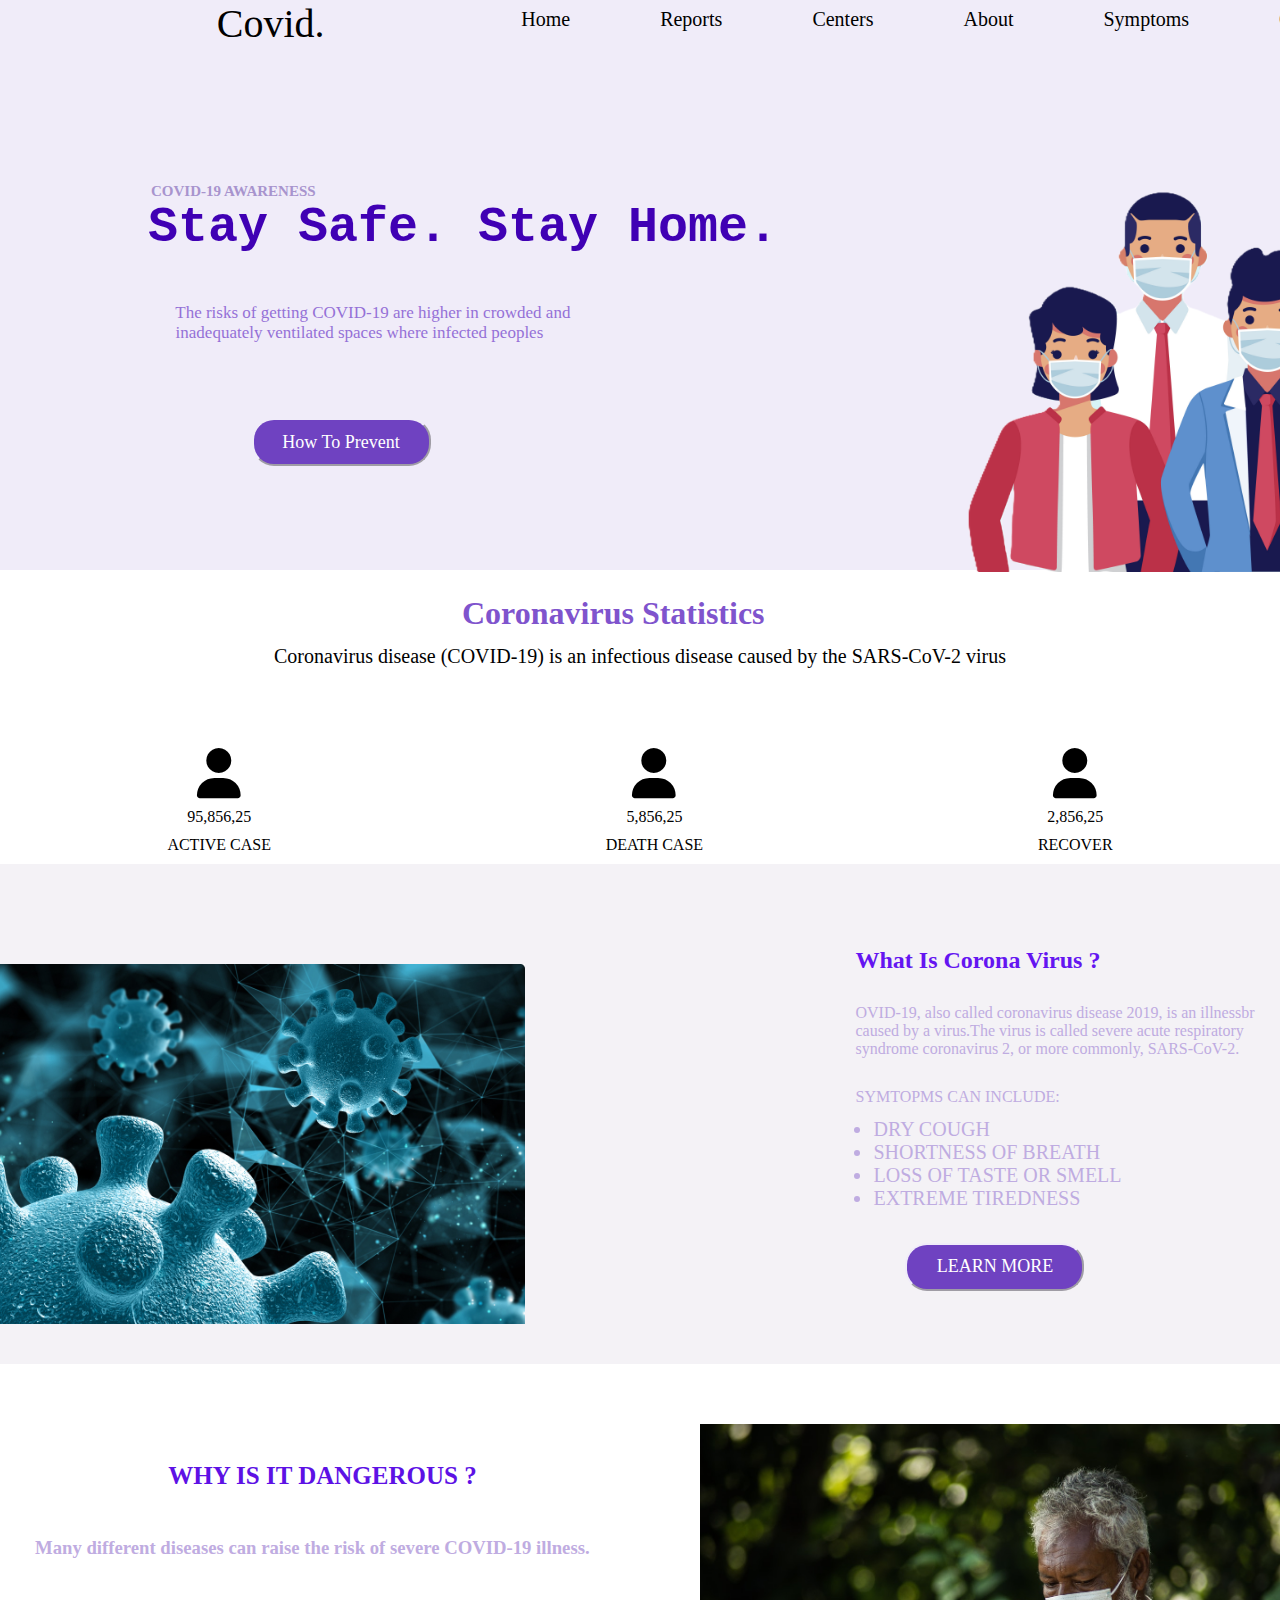
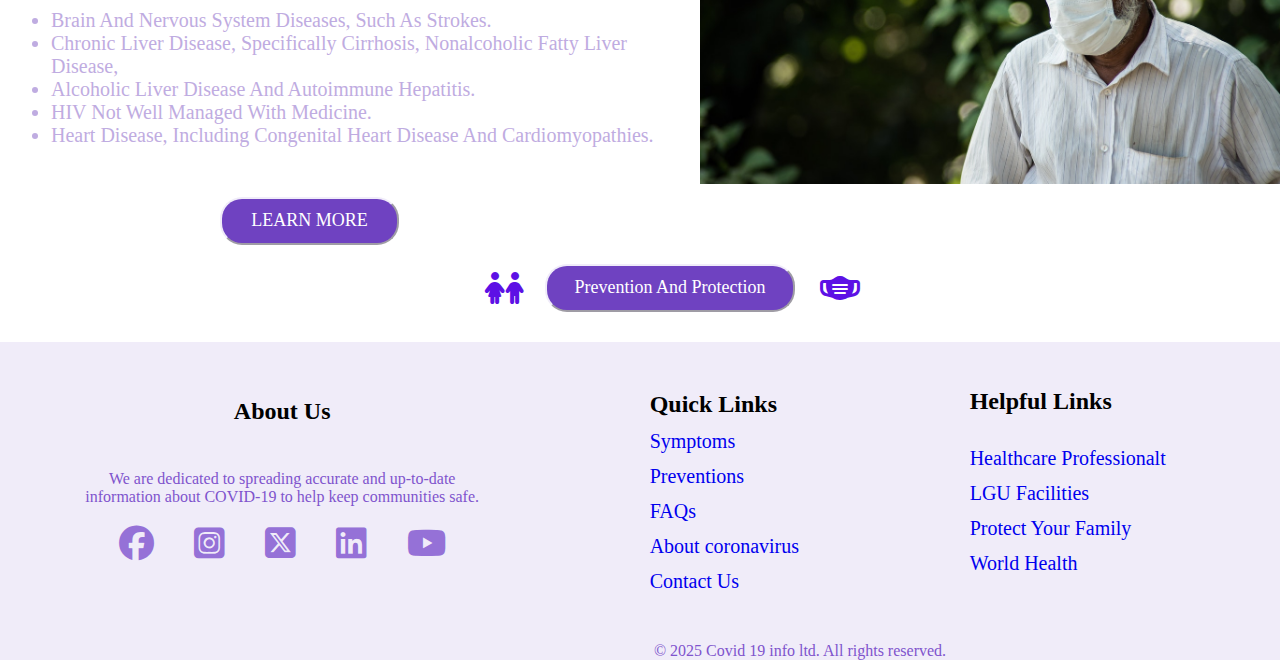
<file: index.html>
<!DOCTYPE html>
<html lang="en">

<head>
  <meta charset="UTF-8" />
  <meta name="viewport" content="width=device-width, initial-scale=1.0" />
  <link rel="stylesheet" href="style.css" />
  <link rel="stylesheet" href=" https://cdnjs.cloudflare.com/ajax/libs/font-awesome/6.7.2/css/all.min.css" />
  <title>Covid-19 Awareness</title>
</head>

<body>
  <!-- header and Hero Section -->
  <div class="homePage">
    <div class="header">
      <div class="covid">Covid.</div>
      <div class="otherPanel">
        <ul>
          <a href="#">
            <li>Home</li>
          </a>
          <a href="#">
            <li>Reports</li>
          </a>
          <a href="#">
            <li>Centers</li>
          </a>
          <a href="#">
            <li>About</li>
          </a>
          <a href="#">
            <li>Symptoms</li>
          </a>
          <a href="#">
            <li>Contact</li>
          </a>
        </ul>
      </div>
    </div>
    <div class="heroSection">
      <div class="textarea">
        <p class="firstText">COVID-19 AWARENESS</p>
        <span class="secondText">
          <pre>Stay Safe. Stay Home.</pre>
        </span>
        <pre> <p class="thirdText">
        The risks of getting COVID-19 are higher in crowded and
        inadequately ventilated spaces where infected peoples
          </p>
 
         </pre>

        <button class="heroButton">How To Prevent</button>
      </div>
      <div class="iamge"></div>
    </div>
  </div>
  <!-- corona Virus Data and statistics -->
  <div class="nextPage">
    <div class="statistics">
      <p class="first">Coronavirus Statistics</p>
      <p class="second">
        Coronavirus disease (COVID-19) is an infectious disease caused by the
        SARS-CoV-2 virus
      </p>
    </div>
    <div class="Data">
      <div class="data">
        <i class="fa-solid fa-user"></i>
        <p>95,856,25</p>
        <p>ACTIVE CASE</p>
      </div>
      <div class="data">
        <i class="fa-solid fa-user"></i>
        <p>5,856,25</p>
        <p>DEATH CASE</p>
      </div>
      <div class="data">
        <i class="fa-solid fa-user"></i>
        <p>2,856,25</p>
        <p>RECOVER</p>
      </div>
    </div>
  </div>
  <div class="coronaVirusInfo">
    <div class="coronaimage"></div>
    <div class="coronaText">
      <h2>What Is Corona Virus ?</h2>
      <p>
        OVID-19, also called coronavirus disease 2019, is an illnessbr <br />
        caused by a virus.The virus is called severe acute respiratory
        <br />syndrome coronavirus 2, or more commonly, SARS-CoV-2.
      </p>
      <p>SYMTOPMS CAN INCLUDE:</p>
      <ul id="coronaList">
        <li>DRY COUGH</li>
        <li>SHORTNESS OF BREATH</li>
        <li>LOSS OF TASTE OR SMELL</li>
        <li>EXTREME TIREDNESS</li>
      </ul>
      <button class="learnmore1">LEARN MORE</button>
    </div>
  </div>
  <!-- // why it is dangerous -->
  <div class="dangerous">
    <div id="textarea">
      <p>Why Is It Dangerous ?</p>
      <h3>
        Many different diseases can raise the risk of severe COVID-19 illness.
      </h3>
      <ul>
        <li>Brain and nervous system diseases, such as strokes.</li>
        <li>
          Chronic liver disease, specifically cirrhosis, nonalcoholic fatty
          liver disease,
        </li>
        <li>alcoholic liver disease and autoimmune hepatitis.</li>
        <li>HIV not well managed with medicine.</li>
        <li>
          Heart disease, including congenital heart disease and
          cardiomyopathies.
        </li>
      </ul>
      <button class="learnmore2">Learn More</button>
    </div>
    <div class="dangerousimage"></div>
  </div>
  <!-- Go to next page click button -->
  <div class="loader">
    <div class="spinner">
    </div>
  </div>
  <div class="nextpagebutton">
    <i class="fa-solid fa-children people"></i>
    <button id="prepro">Prevention and Protection</button>
    <i class="fa-solid fa-mask-face mask"></i>
  </div>
  <!-- footer with Abous Us and website links -->
  <footer>
    <div class="footer">
      <div class="aboutUs">
        <h3>About Us</h4>
          <p>We are dedicated to spreading accurate and up-to-date <br> information about COVID-19 to help keep
            communities safe.</p>
          <div class="icons">
            <i class="fa-brands fa-facebook"></i>
            <i class="fa-brands fa-square-instagram"></i>
            <i class="fa-brands fa-square-x-twitter"></i>
            <i class="fa-brands fa-linkedin"></i>
            <i class="fa-brands fa-youtube"></i>
          </div>
      </div>
      <div class="Quicklinks">
        <h3>Quick Links</h3>
        <ul>
          <li><a href="#">Symptoms</a></li>
          <li><a href="#">Preventions</a></li>
          <li><a href="#">FAQs</a></li>
          <li><a href="#">About coronavirus</a></li>
          <li><a href="#">Contact Us</a></li>
        </ul>
      </div>

      <div class="helpfullinks">
        <h3>Helpful Links</h3>
        <ul>
          <li><a href="#">Healthcare Professionalt</a></li>
          <li><a href="#">LGU Facilities</a></li>
          <li><a href="#">Protect Your Family</a></li>
          <li><a href="#">World Health</a></li>
        </ul>
      </div>
      <div class="resources">
        <h3>Resources</h3>
        <ul>
          <li><a href="#">WHO Website</a></li>
          <li><a href="#"> CDC Website</a></li>
          <li><a href="#">Gov Website</a></li>
          <li><a href="#">DOH Website</a></li>
        </ul>
      </div>
    </div>
  </footer>
  <p style="text-align: center; background-color: #f0ecf9; width: 1600px; color: #7f54cd;">&copy; 2025 Covid 19 info ltd. All rights reserved.</p>
    <script src="corona.js"></script>
</body>

</html>
</file>
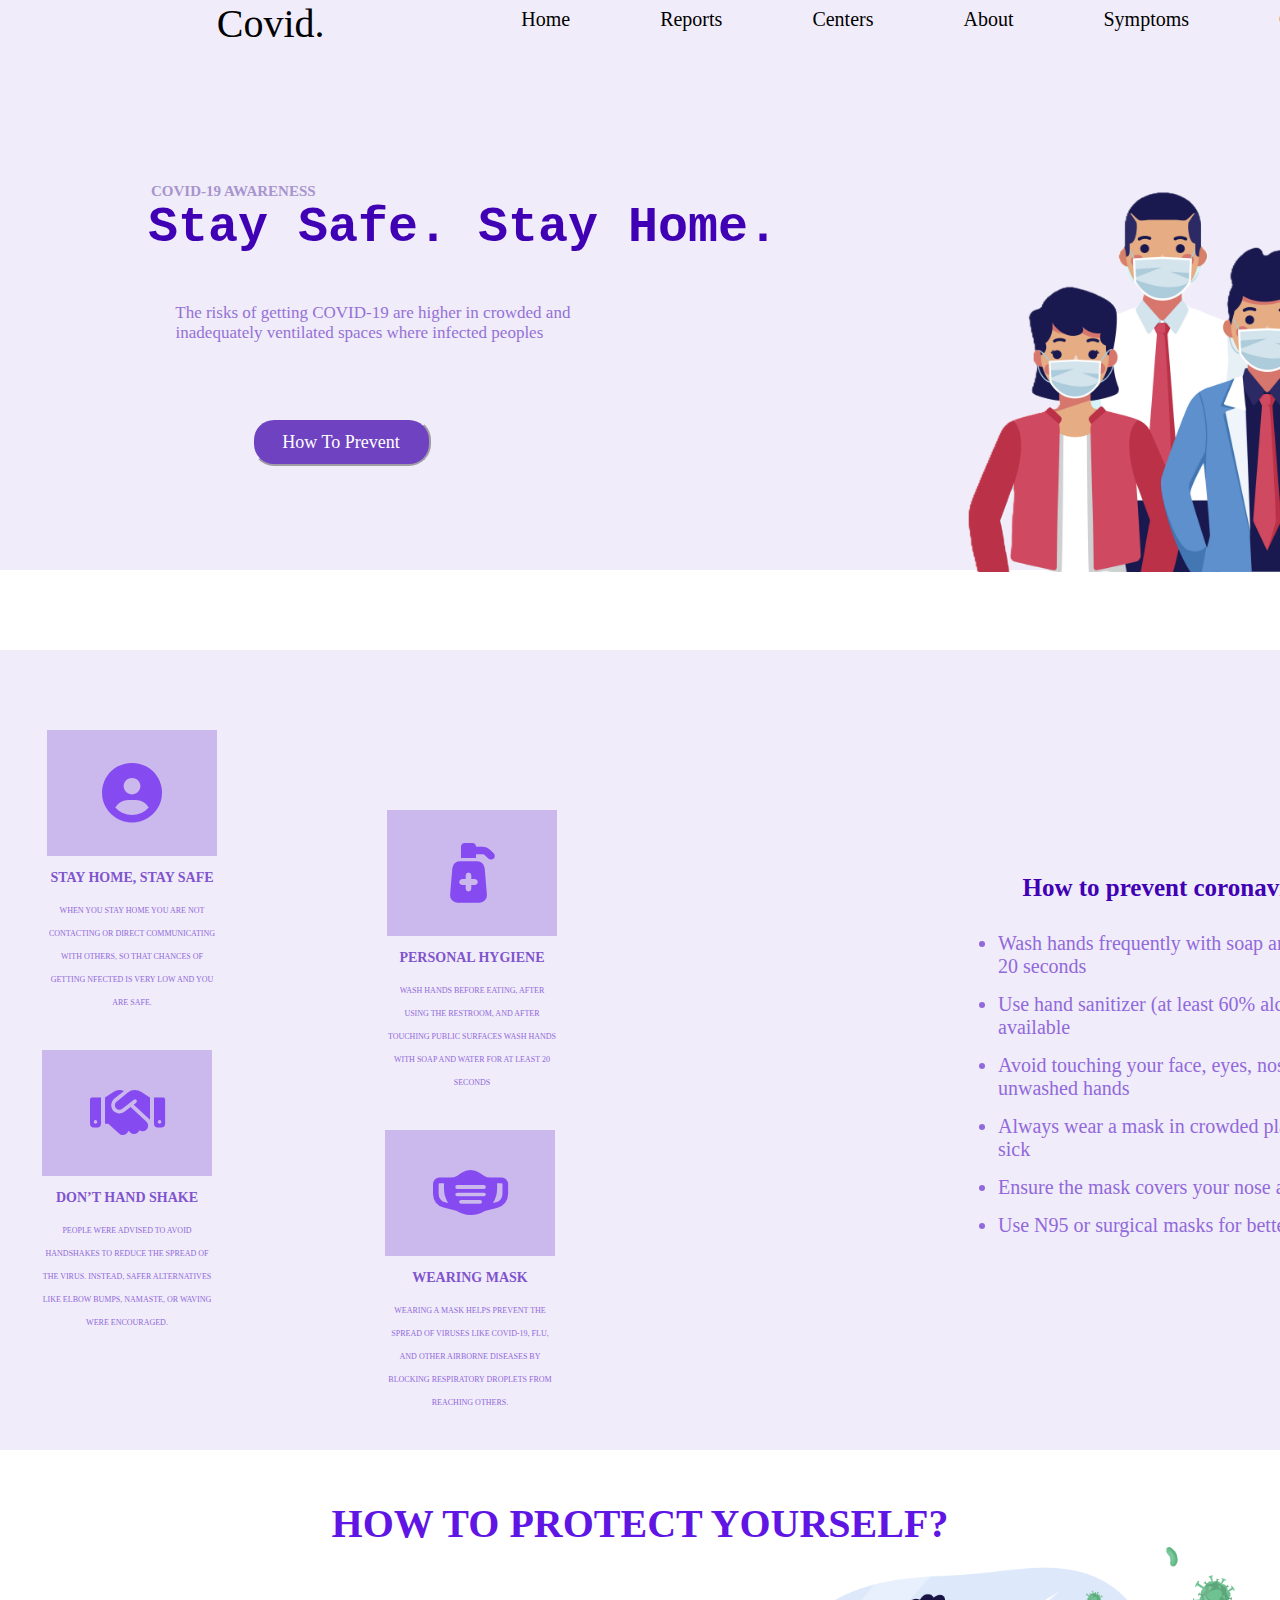
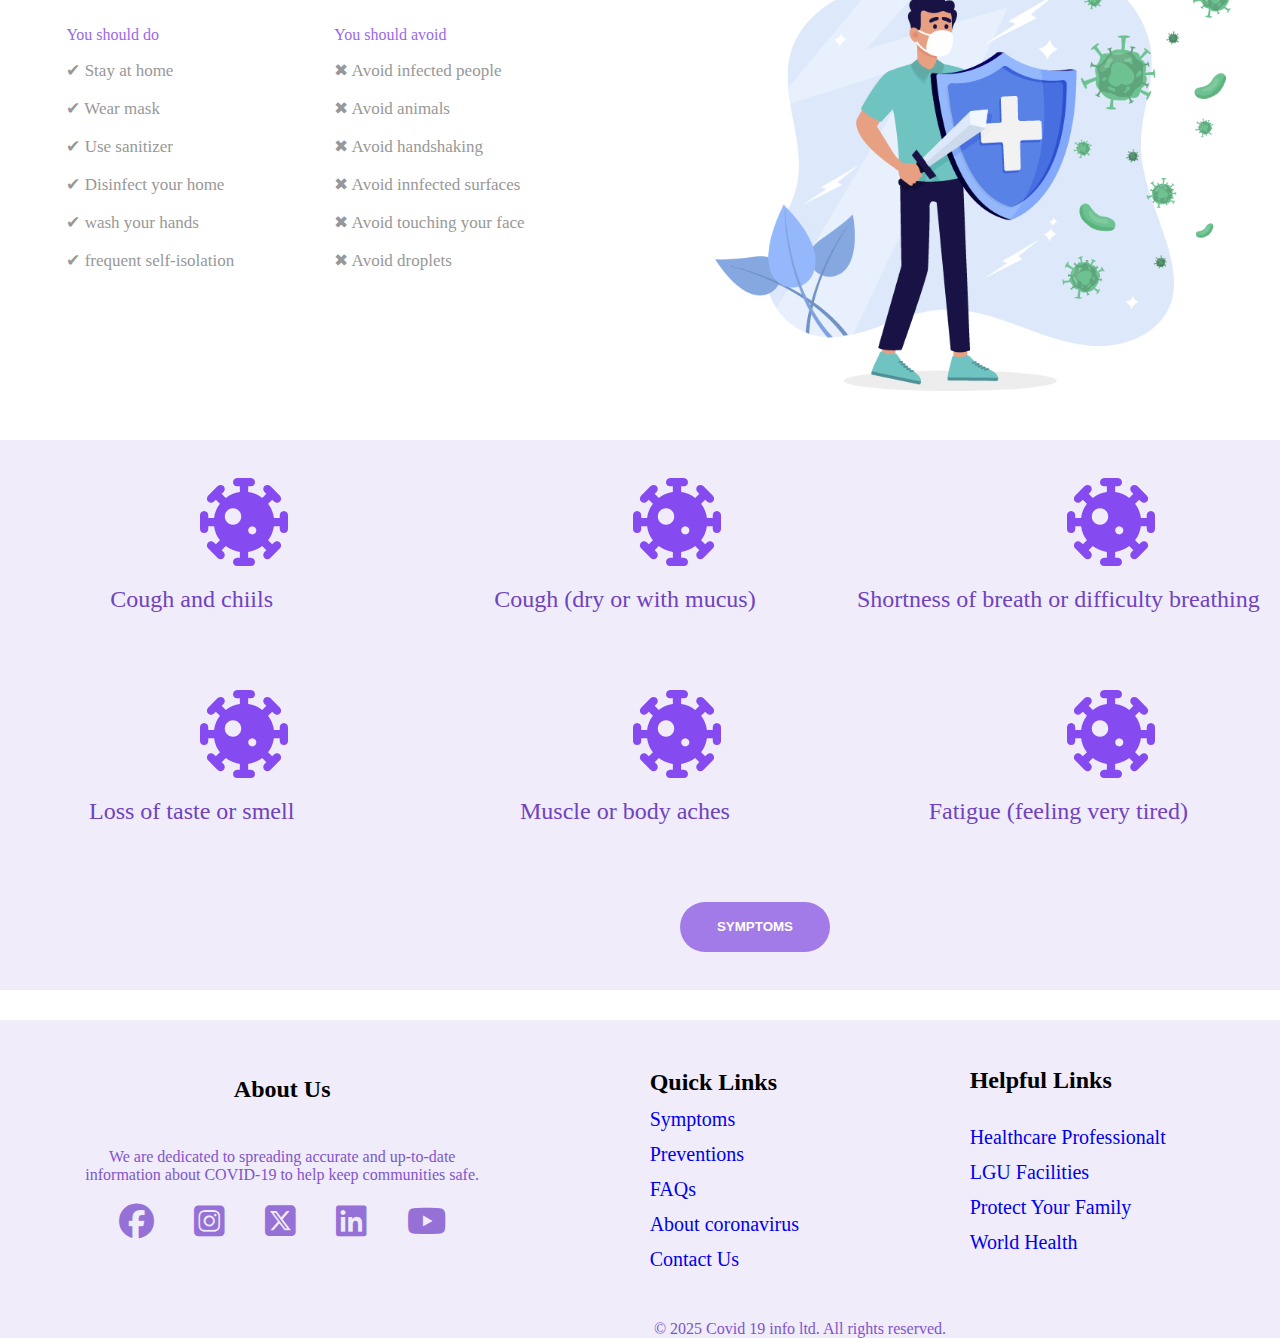
<file: nextpage.html>
<!DOCTYPE html>
<html lang="en">

<head>
    <meta charset="UTF-8" />
    <meta name="viewport" content="width=device-width, initial-scale=1.0" />
    <link rel="stylesheet" href="nextpage.css" />
    <link rel="stylesheet" href="https://cdnjs.cloudflare.com/ajax/libs/font-awesome/6.7.2/css/all.min.css" />
    <title>Prevention and Protection</title>
</head>

<body>
    <!-- header and Hero Section -->
    <div class="homePage">
        <div class="header">
            <div class="covid">Covid.</div>
            <div class="otherPanel">
                <ul>
                    <a href="#">
                        <li id="returnbutton">Home</li>
                    </a>
                    <a href="#">
                        <li>Reports</li>
                    </a>
                    <a href="#">
                        <li>Centers</li>
                    </a>
                    <a href="#">
                        <li>About</li>
                    </a>
                    <a href="#">
                        <li>Symptoms</li>
                    </a>
                    <a href="#">
                        <li>Contact</li>
                    </a>
                </ul>
            </div>
        </div>
        <div class="heroSection">
            <div class="textarea">
                <p class="firstText">COVID-19 AWARENESS</p>
                <span class="secondText">
                    <pre>Stay Safe. Stay Home.</pre>
                </span>
                <pre> <p class="thirdText">
        The risks of getting COVID-19 are higher in crowded and
        inadequately ventilated spaces where infected peoples
          </p>
 
         </pre>

                <button class="heroButton">How To Prevent</button>
            </div>
            <div class="iamge"></div>
        </div>
    </div>
    <div class="loader"></div>
    <!-- preventions of icons and text -->
    <div class="prevention">
        <div class="icons">
            <div class="firsticons">
                <div class="stayhomeicons">
                    <i class="fa-solid fa-circle-user"></i>
                </div>
                <div class="text">
                    <p>stay home, Stay Safe</p>
                    <p id="stayhomepara">
                        When you stay home you are not contacting or direct communicating
                        with others, so that chances of getting nfected is very low and
                        you are safe.
                    </p>
                </div>
            </div>
            <!-- secondicons -->
            <div class="secondicons">
                <div class="handicons">
                    <i class="fa-solid fa-handshake"></i>
                </div>
                <div class="text">
                    <p>DON’T HAND SHAKE</p>
                    <p id="stayhomepara">
                        people were advised to avoid handshakes to reduce the spread of the virus. Instead, safer
                        alternatives like elbow bumps, namaste, or waving were encouraged.
                    </p>
                </div>
            </div>
            <!-- thirdicons -->
            <div class="thirdicons">
                <div class="hygieneicons">
                    <i class="fa-solid fa-pump-medical"></i>
                </div>
                <div class="text">
                    <p>PERSONAL HYGIENE</p>
                    <p id="stayhomepara">
                        Wash hands before eating, after using the restroom, and after touching public surfaces
                        Wash hands with soap and water for at least 20 seconds
                    </p>
                </div>
            </div>
            <!-- fourthicons -->
            <div class="fourthicons">
                <div class="maskicons">
                    <i class="fa-solid fa-mask-face"></i>
                </div>
                <div class="text">
                    <p>WEARING MASK</p>
                    <p id="stayhomepara">
                        Wearing a mask helps prevent the spread of viruses like COVID-19, flu, and other airborne
                        diseases by blocking respiratory droplets from reaching others.
                    </p>
                </div>
            </div>
        </div>
        <div class="preventioninfo">
            <p>How to prevent coronavirus ?</p>
            <ul>
                <li>Wash hands frequently with soap and water for at least <br> 20 seconds</li>
                <li>Use hand sanitizer (at least 60% alcohol) if soap is not <br>available</li>
                <li>Avoid touching your face, eyes, nose, and mouth with <br>unwashed hands</li>
                <li>Always wear a mask in crowded places or when feeling <br> sick</li>
                <li>Ensure the mask covers your nose and mouth properl</li>
                <li>Use N95 or surgical masks for better protection</li>
            </ul>
        </div>
    </div>
    <!-- How to protect yourself -->
    <div class="protectionSection">
        <p id="maintext">How to protect yourself?</p>
        <div class="protection">
            <div class="points">
                <ul>
                    <p>You should do</p>
                    <li> &#10004 Stay at home</li>
                    <li> &#10004 Wear mask</li>
                    <li> &#10004 Use sanitizer</li>
                    <li>&#10004 Disinfect your home</li>
                    <li>&#10004 wash your hands</li>
                    <li>&#10004 frequent self-isolation</li>
                </ul>
                <ul>
                    <p>You should avoid</p>
                    <li>&#10006 Avoid infected people</li>
                    <li>&#10006 Avoid animals</li>
                    <li>&#10006 Avoid handshaking</li>
                    <li>&#10006 Avoid innfected surfaces</li>
                    <li>&#10006 Avoid touching your face</li>
                    <li>&#10006 Avoid droplets</li>
                </ul>
            </div>
            <div class="protectionimage">

            </div>
        </div>
    </div>
    <div class="symptomsSection">
        <div class="symp">
            <i class="fa-solid fa-virus-covid"></i>
            <p>Cough and chiils</p>
        </div>
        <div class="symp">
            <i class="fa-solid fa-virus-covid"></i>
            <p>Cough (dry or with mucus)</p>
        </div>
        <div class="symp">
            <i class="fa-solid fa-virus-covid"></i>
            <p>Shortness of breath or difficulty breathing</p>
        </div>
        <div class="symp">
            <i class="fa-solid fa-virus-covid"></i>
            <p>Loss of taste or smell</p>
        </div>
        <div class="symp">
            <i class="fa-solid fa-virus-covid"></i>
            <p>Muscle or body aches</p>
        </div>
        <div class="symp">
            <i class="fa-solid fa-virus-covid"></i>
            <p> Fatigue (feeling very tired)</p>
        </div>
        <div class="helplinebutton">
            <button>SYMPTOMS</button>
        </div>
    </div>
    <div class="footer">
        <div class="aboutus">
            <h3>About Us</h4>
                <p>We are dedicated to spreading accurate and up-to-date <br>
                    information about COVID-19 to help keep communities safe.</p>
                <div class="aboutusicons">
                    <i class="fa-brands fa-facebook"></i>
                    <i class="fa-brands fa-square-instagram"></i>
                    <i class="fa-brands fa-square-x-twitter"></i>
                    <i class="fa-brands fa-linkedin"></i>
                    <i class="fa-brands fa-youtube"></i>
                </div>
        </div>
        <div class="quicklinks">
            <h3>Quick Links</h3>
            <ul>
                <li><a href="#">Symptoms</a></li>
                <li><a href="#">Preventions</a></li>
                <li><a href="#">FAQs</a></li>
                <li><a href="#">About coronavirus</a></li>
                <li><a href="#">Contact Us</a></li>
            </ul>
        </div>
        <div class="helpfullinks">
            <h3>Helpful Links</h3>
            <ul>
                <li><a href="#">Healthcare Professionalt</a></li>
                <li><a href="#">LGU Facilities</a></li>
                <li><a href="#">Protect Your Family</a></li>
                <li><a href="#">World Health</a></li>
            </ul>
        </div>
        <div class="resources">
            <h3>Resources</h3>
            <ul>
                <li><a href="#">WHO Website</a></li>
                <li><a href="#"> CDC Website</a></li>
                <li><a href="#">Gov Website</a></li>
                <li><a href="#">DOH Website</a></li>
            </ul>
        </div>
    </div>
    <p style="text-align: center; background-color: #f0ecf9; width: 1600px; color: #7f54cd;">&copy; 2025 Covid 19 info ltd. All rights reserved.</p>
    <script src="nextpage.js"></script>
</body>

</html>
</file>
<file: style.css>
* {
  margin: 0;
  padding: 0;
}
/* HomePage with Header */
.homePage {
  height: 570px;
  width: 1538px;
  background-color: #f0ecf9;
  border-bottom-right-radius: 250px;
}
.header {
  display: flex;
  justify-content: space-evenly;
}
.covid {
  margin-left: 20px;
  font-size: 40px;
  font-weight: 100;
}
.otherPanel ul {
  margin-top: 8px;
  display: flex;
  gap: 90px;
}
li {
  list-style-type: none;
  font-size: 20px;
  text-decoration: none;
  color: black;
}
a {
  text-decoration: none;
}
/* HomePAge with image of awaress */
.iamge {
  height: 410px;
  width: 615px;
  background: url("maskCover.png");
  background-size: cover;
  border-bottom-right-radius: 250px;
  margin-top: 115px;
  margin-left: 308px;
}
.heroSection {
  display: flex;
  align-items: center;
}
.textarea {
  display: flex;
  justify-content: center;
  align-items: center;
  gap: 25px;
  flex-direction: column;
}

.heroButton {
  width: 110px;
}
.firstText {
  width: 450px;
  height: 16px;
  flex-shrink: 0;
  color: #a894ce;
  font-family: Inter;
  font-size: 15px;
  font-style: normal;
  font-weight: 700;
  line-height: normal;
  position: relative;
  top: 45px;
  left: 50px;
  right: 100px;
}
.secondText {
  width: 652px;
  height: 64px;
  flex-shrink: 0;
  color: #4000b4;
  font-family: Inter;
  font-size: 50px;
  font-style: normal;
  font-weight: 600;
  line-height: normal;
  position: relative;
  left: 148px;
  top: 20px;
}
.thirdText {
  color: #9571d7;
  font-family: Hind;
  font-size: 17px;
  font-style: normal;
  font-weight: 400;
  line-height: normal;
  position: relative;
  left: 30px;
}
.heroButton {
  width: 179px;
  height: 48px;
  border-color: #f0ecf9;
  border-radius: 22px;
  position: relative;
  left: 15px;
  bottom: 15px;
  cursor: pointer;
  background: #6f42c1;
  color: #fff;
  font-family: Hind;
  font-size: 18px;
  font-style: normal;
  font-weight: 400;
  line-height: normal;
}
/* statictics information of cases */
.statistics {
  display: flex;
  justify-content: center;
  align-items: center;
  flex-direction: column;
  margin-top: 25px;
}
.first {
  width: 546px;
  height: 49.852px;
  flex-shrink: 0;
  color: #7f54cd;
  font-family: Hind;
  font-size: 32px;
  font-style: normal;
  font-weight: 700;
  line-height: normal;
  position: relative;
  left: 95px;
}
.second {
  color: #000;
  font-family: Hind;
  font-size: 20px;
  font-style: normal;
  font-weight: 300;
  line-height: normal;
}
.Data {
  margin-top: 80px;
  display: flex;
  justify-content: space-around;
}
.data i {
  font-size: 50px;
}
.data {
  display: flex;
  flex-direction: column;
  gap: 10px;
  justify-content: center;
  align-items: center;
}
/* what is corona Virus */
.coronaVirusInfo {
  margin-top: 10px;
  height: 500px;
  width: 100%;
  display: flex;
  justify-content: center;
  align-items: center;
  gap: 250px;
  background-color: #f4f2f6;
}
.coronaimage {
  margin-top: 60px;
  width: 580px;
  height: 360px;
  flex-shrink: 0;
  background: url("corona.jpg");
  background-size: cover;
  position: relative;
  right: 80px;
}
.coronaText {
  margin-top: 25px;
  display: flex;
  flex-direction: column;
  gap: 30px;
}
.coronaText h2 {
  color: #6415f1;
}
.coronaText p {
  color: #bface1;
}

#coronaList {
  position: relative;
  left: 18px;
  bottom: 10px;
}
#coronaList li {
  list-style-type: disc;
  color: #bface1;
  position: relative;
  bottom: 8px;
}
.learnmore1 {
  width: 179px;
  height: 48px;
  border-color: #f0ecf9;
  border-radius: 22px;
  position: relative;
  left: 15px;
  bottom: 15px;
  cursor: pointer;
  background: #6f42c1;
  color: #fff;
  font-family: Hind;
  font-size: 18px;
  font-style: normal;
  font-weight: 400;
  line-height: normal;
  position: relative;
  left: 50px;
  cursor: pointer;
}
/* why it is Dangerous */
.dangerous {
  height: 500px;
  width: 100%;
  display: flex;
  justify-content: space-evenly;
}

.dangerousimage {
  margin-top: 60px;
  width: 580px;
  height: 360px;
  flex-shrink: 0;
  background: url("dangerous.jpg");
  background-size: cover;
  margin-left: 55px;
}
#textarea p {
  text-transform: uppercase;
  color: #5d11e5;
  font-family: Mulish;
  font-size: 25px;
  font-style: normal;
  font-weight: 900;
  line-height: 23px; /* 92% */
  text-transform: uppercase;
  text-align: center;
  margin-top: 100px;
}
#textarea {
  display: flex;
  flex-direction: column;
  gap: 50px;
}
#textarea ul li {
  list-style-type: disc;
  color: #bface1;
  text-transform: capitalize;
  position: relative;
  left: 51px;
}
#textarea h3 {
  color: #bface1;
  position: relative;
  left: 35px;
}
.learnmore2 {
  width: 179px;
  height: 48px;
  border-color: #f0ecf9;
  border-radius: 22px;
  cursor: pointer;
  background: #6f42c1;
  color: #fff;
  font-family: Hind;
  font-size: 18px;
  font-style: normal;
  font-weight: 400;
  line-height: normal;
  position: relative;
  left: 220px;
  cursor: pointer;
  text-transform: uppercase;
}
/* Next Page or Prevention and protection Button */
.nextpagebutton {
  display: flex;
  justify-content: center;
  align-items: center;
  margin-right: 300px;
}
.mask {
  position: relative;
  left: 205px;
  color: #5d11e5;
}
.people {
  position: relative;
  left: 160px;
  color: #5d11e5;
}
.nextpagebutton i {
  font-size: 2rem;
}
#prepro {
  width: 250px;
  height: 48px;
  border-color: #f0ecf9;
  border-radius: 22px;
  cursor: pointer;
  background: #6f42c1;
  color: #fff;
  font-family: Hind;
  font-size: 18px;
  font-style: normal;
  font-weight: 400;
  line-height: normal;
  position: relative;
  left: 180px;
  cursor: pointer;
  text-transform: capitalize;
  text-align: center;
}
/* loader button when click to button */
.loader {
  position: fixed;
  top: 0;
  left: 0;
  width: 100vw;
  height: 100vh;
  backdrop-filter: blur(5px); /* Background blur */
  background-color: rgba(255, 255, 255, 0.2); /* Transparent tint */
  z-index: 9999;
  display: none;
  justify-content: center;
  align-items: center;
}

.loader::after {
  content: "";
  width: 60px;
  height: 60px;
  border: 8px solid #f3f3f3;
  border-top: 8px solid #6f42c1;
  border-radius: 50%;
  animation: spin 1s linear infinite;
}

@keyframes spin {
  0% {
    transform: rotate(0deg);
  }
  100% {
    transform: rotate(360deg);
  }
}

/* footer with Abous Us and website links  */
.footer {
  height: 300px;
  margin-top: 30px;
  display: flex;
  justify-content: space-around;
  align-items: center;
  width: 1538px;
  background-color: #f0ecf9;
}
.aboutUs {
  display: flex;
  flex-direction: column;
  gap: 20px;
}
.aboutUs h3 {
  text-align: center;
  font-size: 1.5rem;
  position: relative;
  bottom: 25px;
}
.aboutUs p {
  color: #7f54cd;
  text-align: center;
}
.icons {
  display: flex;
  gap: 40px;
  font-size: 35px;
  justify-content: center;
  align-items: center;
  color: #9571d7;
  cursor: pointer;
}
.Quicklinks h3 {
  font-size: 1.5rem;
}
.Quicklinks ul li {
  margin-top: 12px;
}
.helpfullinks h3 {
  font-size: 1.5rem;
  position: relative;
  bottom: 20px;
}
.helpfullinks ul li {
  margin-top: 12px;
}
.resources h3 {
  font-size: 1.5rem;
  position: relative;
  bottom: 20px;
}
.resources ul li {
  margin-top: 12px;
}
</file>
<file: nextpage.css>
* {
  margin: 0;
  padding: 0;
}
/* HomePage with Header */
.homePage {
  height: 570px;
  width: 1538px;
  background-color: #f0ecf9;
  border-bottom-right-radius: 250px;
}
.header {
  display: flex;
  justify-content: space-evenly;
}
.covid {
  margin-left: 20px;
  font-size: 40px;
  font-weight: 100;
}
.otherPanel ul {
  margin-top: 8px;
  display: flex;
  gap: 90px;
}
li {
  list-style-type: none;
  font-size: 20px;
  text-decoration: none;
  color: black;
}
a {
  text-decoration: none;
}
/* HomePAge with image of awareness */
.iamge {
  height: 410px;
  width: 615px;
  background: url("maskCover.png");
  background-size: cover;
  border-bottom-right-radius: 250px;
  margin-top: 115px;
  margin-left: 308px;
}
.heroSection {
  display: flex;
  align-items: center;
}
.textarea {
  display: flex;
  justify-content: center;
  align-items: center;
  gap: 25px;
  flex-direction: column;
}

.heroButton {
  width: 110px;
}
.firstText {
  width: 450px;
  height: 16px;
  flex-shrink: 0;
  color: #a894ce;
  font-family: Inter;
  font-size: 15px;
  font-style: normal;
  font-weight: 700;
  line-height: normal;
  position: relative;
  top: 45px;
  left: 50px;
  right: 100px;
}
.secondText {
  width: 652px;
  height: 64px;
  flex-shrink: 0;
  color: #4000b4;
  font-family: Inter;
  font-size: 50px;
  font-style: normal;
  font-weight: 600;
  line-height: normal;
  position: relative;
  left: 148px;
  top: 20px;
}
.thirdText {
  color: #9571d7;
  font-family: Hind;
  font-size: 17px;
  font-style: normal;
  font-weight: 400;
  line-height: normal;
  position: relative;
  left: 30px;
}
.heroButton {
  width: 179px;
  height: 48px;
  border-color: #f0ecf9;
  border-radius: 22px;
  position: relative;
  left: 15px;
  bottom: 15px;
  cursor: pointer;
  background: #6f42c1;
  color: #fff;
  font-family: Hind;
  font-size: 18px;
  font-style: normal;
  font-weight: 400;
  line-height: normal;
}
.prevention {
  width: 1518px;
  height: 800px;
  flex-shrink: 0;
  background: var(--bgofheader, #f0ecf9);
  margin-top: 80px;
  display: flex;
}
.icons {
  width: 50%;
  height: 800px;
  display: flex;
  justify-content: center;
  margin-left: 10px;
}
.firsticons {
  height: 280px;
  width: 170px;
  position: relative;
  top: 80px;
}
.stayhomeicons {
  height: 45%;
  width: 264px;
  width: 170px;
  flex-shrink: 0;
  background-color: #cbb8ec;
  display: flex;
  align-items: center;
  justify-content: center;
}
.stayhomeicons i {
  color: blue;
  font-size: 60px;
  color: #864bf0;
}
.text p {
  color: #7f54cd;
  font-family: Mulish;
  font-size: 14px;
  font-style: normal;
  font-weight: 900;
  line-height: 23px; /* 153.333% */
  text-transform: uppercase;
  text-align: center;
  position: relative;
  top: 10px;
}
#stayhomepara {
  font-size: 8px;
  font-weight: 200;
  margin-top: 10px;
  color: #9169db;
}
/* loader button when click to button */
.loader {
  position: fixed;
  top: 0;
  left: 0;
  width: 100vw;
  height: 100vh;
  backdrop-filter: blur(5px); /* Background blur */
  background-color: rgba(255, 255, 255, 0.2); /* Transparent tint */
  z-index: 9999;
  display: none;
  justify-content: center;
  align-items: center;
}

.loader::after {
  content: "";
  width: 60px;
  height: 60px;
  border: 8px solid #f3f3f3;
  border-top: 8px solid #6f42c1;
  border-radius: 50%;
  animation: spin 1s linear infinite;
}

@keyframes spin {
  0% {
    transform: rotate(0deg);
  }
  100% {
    transform: rotate(360deg);
  }
}

/* seondicons */
.secondicons {
  height: 280px;
  width: 170px;
  position: relative;
  top: 400px;
  right: 175px;
}
.handicons {
  height: 45%;
  width: 264px;
  width: 170px;
  flex-shrink: 0;
  background-color: #cbb8ec;
  display: flex;
  align-items: center;
  justify-content: center;
}
.handicons i {
  color: blue;
  font-size: 60px;
  color: #864bf0;
}
/* thirdicons */
.thirdicons {
  height: 280px;
  width: 170px;
  position: relative;
  top: 160px;
}
.hygieneicons {
  height: 45%;
  width: 264px;
  width: 170px;
  flex-shrink: 0;
  background-color: #cbb8ec;
  display: flex;
  align-items: center;
  justify-content: center;
}
.hygieneicons i {
  color: blue;
  font-size: 60px;
  color: #864bf0;
}
/* fourthicons */
.fourthicons {
  height: 280px;
  width: 170px;
  position: relative;
  top: 480px;
  right: 172px;
}
.maskicons {
  height: 45%;
  width: 264px;
  width: 170px;
  flex-shrink: 0;
  background-color: #cbb8ec;
  display: flex;
  align-items: center;
  justify-content: center;
}
.maskicons i {
  font-size: 60px;
  color: #864bf0;
}
.preventioninfo {
  height: 800px;
  width: 50%;
  display: flex;
  justify-content: center;
  flex-direction: column;
  align-items: center;
  gap: 25px;
}
.preventioninfo p {
  flex-shrink: 0;
  color: #4000b4;
  font-size: 25px;
  font-weight: 700;
  position: relative;
  left: 40px;
  top: 10px;
}
.preventioninfo ul li {
  color: #9169db;
  list-style-type: disc;
  margin-top: 15px;
  position: relative;
  left: 80px;
}
/* how to protect yourself */
.protectionSection {
  height: 540px;
  width: 100%;
  margin-top: 50px;
}
.protection {
  display: flex;
  justify-content: center;
}
#maintext {
  color: #5f15e3;
  font-family: Mulish;
  font-size: 40px;
  font-style: normal;
  font-weight: 900;
  text-transform: uppercase;
  text-align: center;
  margin-top: 20px;
}
.points {
  display: flex;
  gap: 100px;
  width: 50%;
  justify-content: center;
  align-items: center;
  margin-top: 160px;
  position: relative;
  bottom: 100px;
  right: 70px;
}
.points ul li {
  color: var(--main-para, #989898);
  font-family: Mulish;
  font-size: 17px;
  font-style: normal;
  font-weight: 400;
  line-height: 23px;
  margin-top: 15px;
}
.points ul p {
  color: #9869e9;
}
.protectionimage {
  width: 549px;
  height: 444.321px;
  flex-shrink: 0;
  background: url("protection.png");
  background-size: cover;
}
/* symptoms with icons section */
.symptomsSection {
  width: 100%;
  height: 550px;
  flex-shrink: 0;
  background: var(--bgofheader, #f0ecf9);
  display: grid;
  grid-template-columns: repeat(3, 1fr); /* 3 columns */
  gap: 20px; /* space between items */
  margin: auto;
  justify-content: center;
  align-items: center;
}
.fa-virus-covid {
  font-size: 5.5rem;
  color: #864bf0;
  margin-left: 200px;
  display: block;
}
.symp p {
  text-align: center;
  color: var(--heading, #6f42c1);
  position: relative;
  right: 15px;
  top: 20px;
  font-size: 1.5rem;
}
.helplinebutton button{
   height: 50px;
   width: 150px;
   border-radius: 28px;
   position: relative;
   left: 680px;
   text-align: center;
   background-color: #a37be9;
   border: none;
   color: #ffffff;
   font-weight: 700;
   text-align: center;
   cursor: pointer;
}
/* footer section of next page  */
.footer{
  height: 300px;
  margin-top: 30px;
  display: flex;
  justify-content: space-around;
  align-items: center;
  width: 1538px;
  background-color: #f0ecf9;
}
.aboutus {
  display: flex;
  flex-direction: column;
  gap: 20px;
}
.aboutus h3 {
  text-align: center;
  font-size: 1.5rem;
  position: relative;
  bottom: 25px;
}
.aboutus p {
  color: #7f54cd;
  text-align: center;
}
.aboutusicons {
  display: flex;
  gap: 40px;
  font-size: 35px;
  justify-content: center;
  align-items: center;
  color: #9571d7;
  cursor: pointer;
}
.quicklinks h3 {
  font-size: 1.5rem;
}
.quicklinks ul li {
  margin-top: 12px;
}
.helpfullinks h3 {
  font-size: 1.5rem;
  position: relative;
  bottom: 20px;
}
.helpfullinks ul li {
  margin-top: 12px;
}
.resources h3 {
  font-size: 1.5rem;
  position: relative;
  bottom: 20px;
}
.resources ul li {
  margin-top: 12px;
}
</file>
